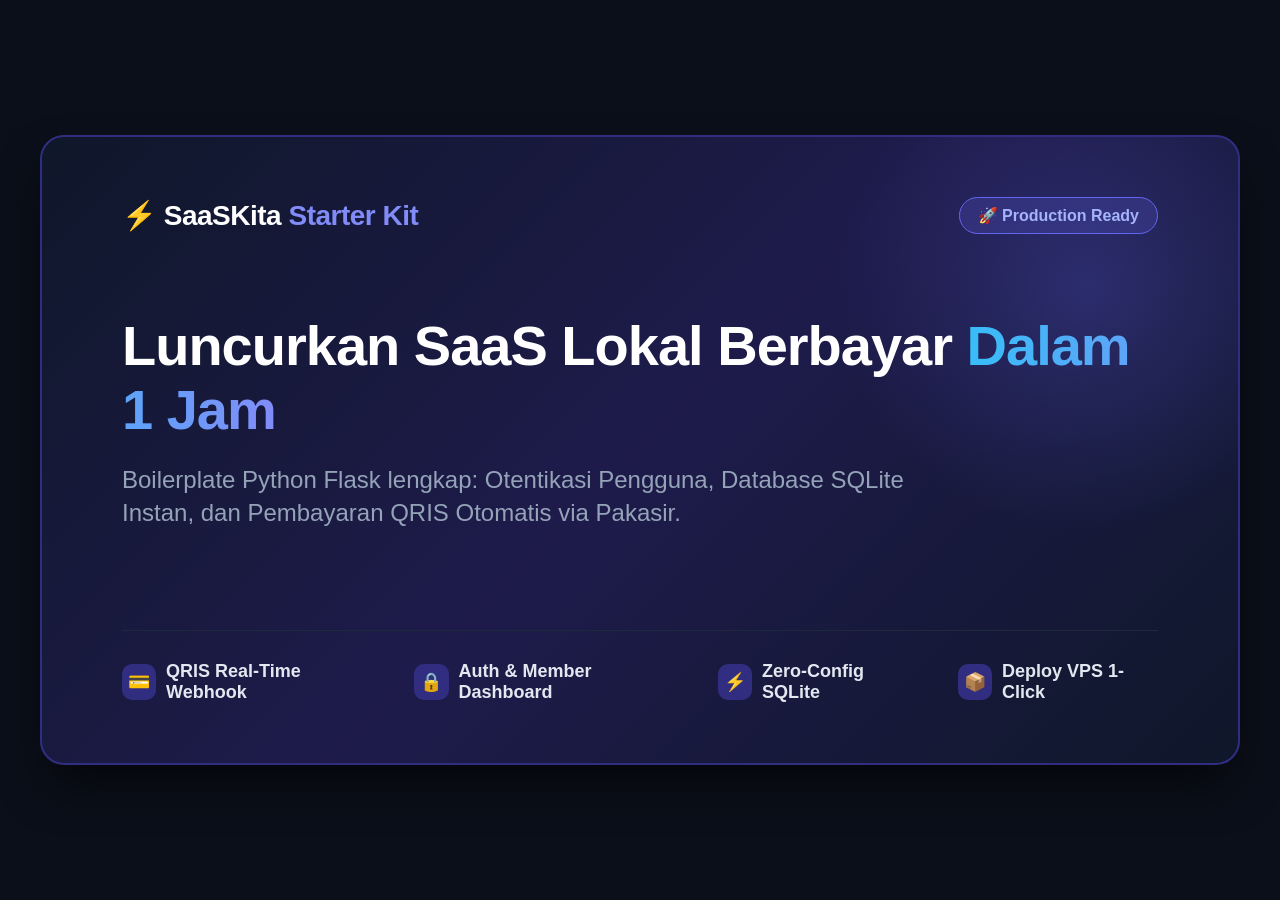
<file: banner_cover.html>
<!DOCTYPE html>
<html lang="id">
<head>
    <meta charset="UTF-8">
    <meta name="viewport" content="width=device-width, initial-scale=1.0">
    <title>Cover Banner - SaaS Starter Kit</title>
    <style>
        * { margin: 0; padding: 0; box-sizing: border-box; font-family: -apple-system, BlinkMacSystemFont, "Segoe UI", Roboto, sans-serif; }
        body { background: #0b0f19; display: flex; justify-content: center; align-items: center; min-height: 100vh; padding: 20px; }
        .banner {
            width: 1200px;
            height: 630px;
            background: linear-gradient(135deg, #0f172a 0%, #1e1b4b 50%, #0f172a 100%);
            border: 2px solid #312e81;
            border-radius: 24px;
            position: relative;
            overflow: hidden;
            display: flex;
            flex-direction: column;
            justify-content: space-between;
            padding: 60px 80px;
            box-shadow: 0 25px 50px -12px rgba(0, 0, 0, 0.7);
        }
        .glow {
            position: absolute;
            width: 500px;
            height: 500px;
            background: radial-gradient(circle, rgba(99, 102, 241, 0.25) 0%, rgba(0,0,0,0) 70%);
            top: -100px;
            right: -100px;
            pointer-events: none;
        }
        .header { display: flex; align-items: center; justify-content: space-between; z-index: 2; }
        .logo { font-size: 28px; font-weight: 800; color: #fff; letter-spacing: -0.5px; }
        .logo span { color: #818cf8; }
        .tag { background: rgba(99, 102, 241, 0.2); border: 1px solid #6366f1; color: #a5b4fc; padding: 8px 18px; border-radius: 999px; font-size: 16px; font-weight: 600; }
        .content { z-index: 2; margin-top: -20px; }
        .title { font-size: 56px; font-weight: 900; color: #ffffff; line-height: 1.15; margin-bottom: 20px; letter-spacing: -1px; }
        .title span { background: linear-gradient(90deg, #38bdf8, #818cf8); -webkit-background-clip: text; -webkit-text-fill-color: transparent; }
        .desc { font-size: 24px; color: #94a3b8; max-width: 850px; line-height: 1.4; }
        .footer { display: flex; align-items: center; gap: 40px; z-index: 2; border-top: 1px solid #1e293b; padding-top: 30px; }
        .pill { display: flex; align-items: center; gap: 10px; font-size: 18px; font-weight: 600; color: #e2e8f0; }
        .pill-icon { background: #312e81; width: 36px; height: 36px; border-radius: 10px; display: flex; align-items: center; justify-content: center; font-size: 18px; }
    </style>
</head>
<body>
    <div class="banner">
        <div class="glow"></div>
        <div class="header">
            <div class="logo">⚡ SaaS<b>Kita</b> <span>Starter Kit</span></div>
            <div class="tag">🚀 Production Ready</div>
        </div>
        <div class="content">
            <div class="title">Luncurkan SaaS Lokal Berbayar <span>Dalam 1 Jam</span></div>
            <div class="desc">Boilerplate Python Flask lengkap: Otentikasi Pengguna, Database SQLite Instan, dan Pembayaran QRIS Otomatis via Pakasir.</div>
        </div>
        <div class="footer">
            <div class="pill"><div class="pill-icon">💳</div> QRIS Real-Time Webhook</div>
            <div class="pill"><div class="pill-icon">🔒</div> Auth & Member Dashboard</div>
            <div class="pill"><div class="pill-icon">⚡</div> Zero-Config SQLite</div>
            <div class="pill"><div class="pill-icon">📦</div> Deploy VPS 1-Click</div>
        </div>
    </div>
</body>
</html>
</file>
